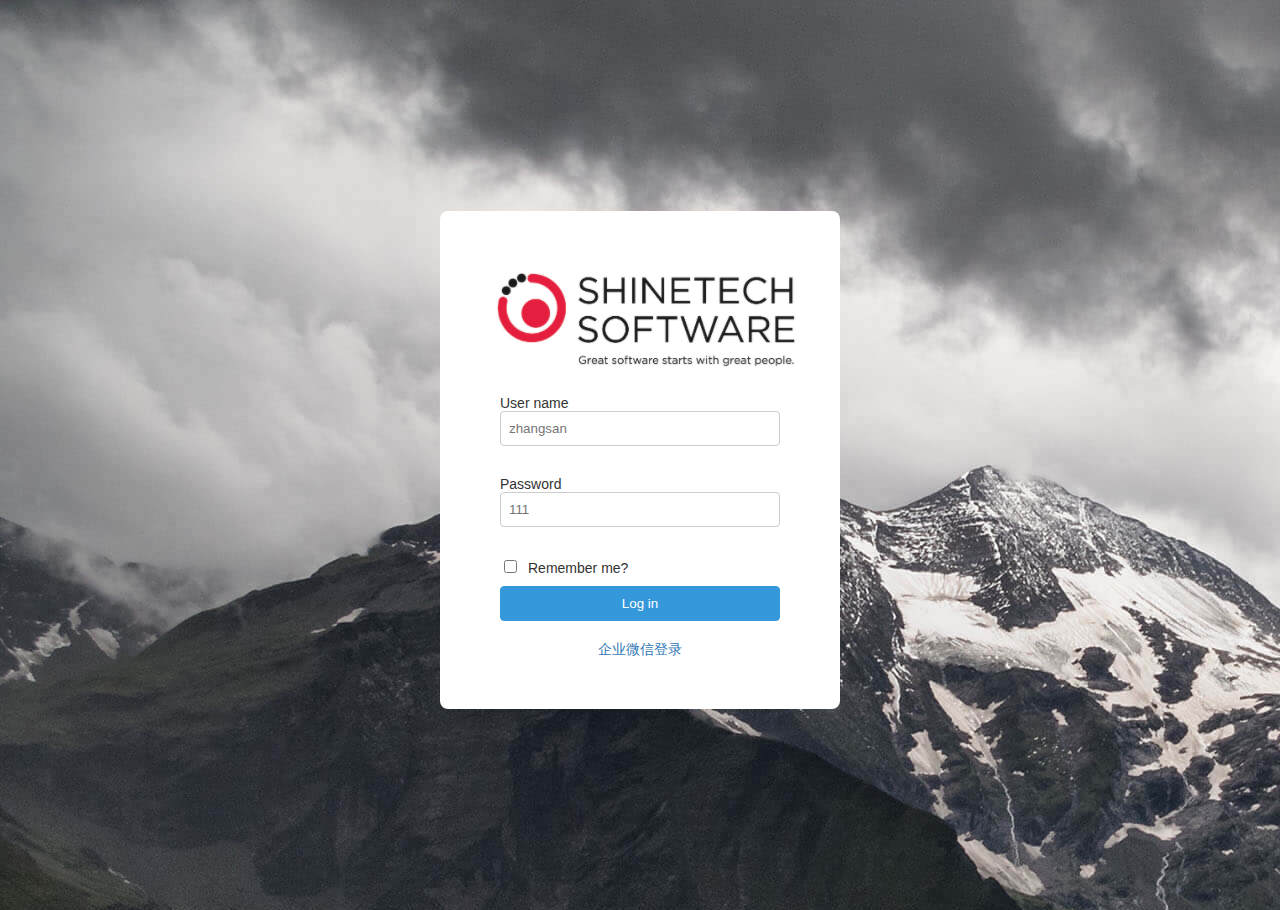
<file: demo_css/pages/index.html>
<!DOCTYPE html>
<html>
<head>
    <meta charset="utf-8" />
    <meta name="viewport" content="width=device-width, initial-scale=1.0">
    <title></title>
    <link href="../css/index.css" rel="stylesheet" />
    <!-- <link href="../css/showmessage.css" rel="stylesheet" />
    <script type="text/javascript" src="../script/showmessage.js"></script> -->
    <style type="text/css">
        html,body{
            height:100%;
            margin:0;
        }
        body {
            background-image: url('../images/login.jpg');
            background-repeat: no-repeat;
            font-family: "Helvetica Neue", Helvetica, Arial, sans-serif;
            font-size: 14px;
            color: #333;
        }
    </style>
    <script type="text/javascript">
        function login() {
            var username = document.getElementById("username").value;
            var password = document.getElementById("password").value;
            // if (isEmpty(username)) {
            //     showMessage("User Name can not be empty!");
            //     return;
            // }
            // if (isEmpty(password)) {
            //     showMessage("Password can not be empty!");
            //     return;
            // }
            // if (username !="zhangsan") {
            //     showMessage("Email is not correct!");
            //     return;
            // }
            // if (password != "111") {
            //     showMessage("Password is not correct!");
            //     return;
            // }
            window.location.href = './main.html';
        }
        function isEmpty(val) {
            if (val == null || val == undefined || val == "")
                return true;
            else
                return false;
        }
        function checkedRememberMe(val){
           var objRememberMe = document.getElementById("rememberme");
           objRememberMe.checked = !objRememberMe.checked;
        }
        // function showMessage(msg){
        //     new $Msg({content:msg});
        // }
    </script>
</head>
<body>
    <div class="container">
        <div class="maincontent">
            <form id="form1" method="post" class="formclass">
                <div style="text-align: center;">
                    <img src="../images/logo.png"  class="logo" />
                </div>
                <div class="main">
                    <p><label for="username">User name</label></p>
                    <p class="login"><input type="text" id="username" name="username" placeholder="zhangsan" /></p>
                    <p><label for="password">Password</label></p>
                    <p class="login"><input type="password" id="password" name="password" placeholder="111"/></p>
                    <div class="rememberme" >
                        <input id="rememberme" type="checkbox" name="rememberme" value="false"/><span style="margin-left: 8px;" onclick="checkedRememberMe();">Remember me?</span>
                    </div>
                    <input type="button" value="Log in" onclick="login();" />
                    <div class="loginwechat" >
                        <a href="#" class="wechat">企业微信登录</a>
                    </div>
                </div>
            </form>
        </div>
    </div>
</body>
</html>
</file>
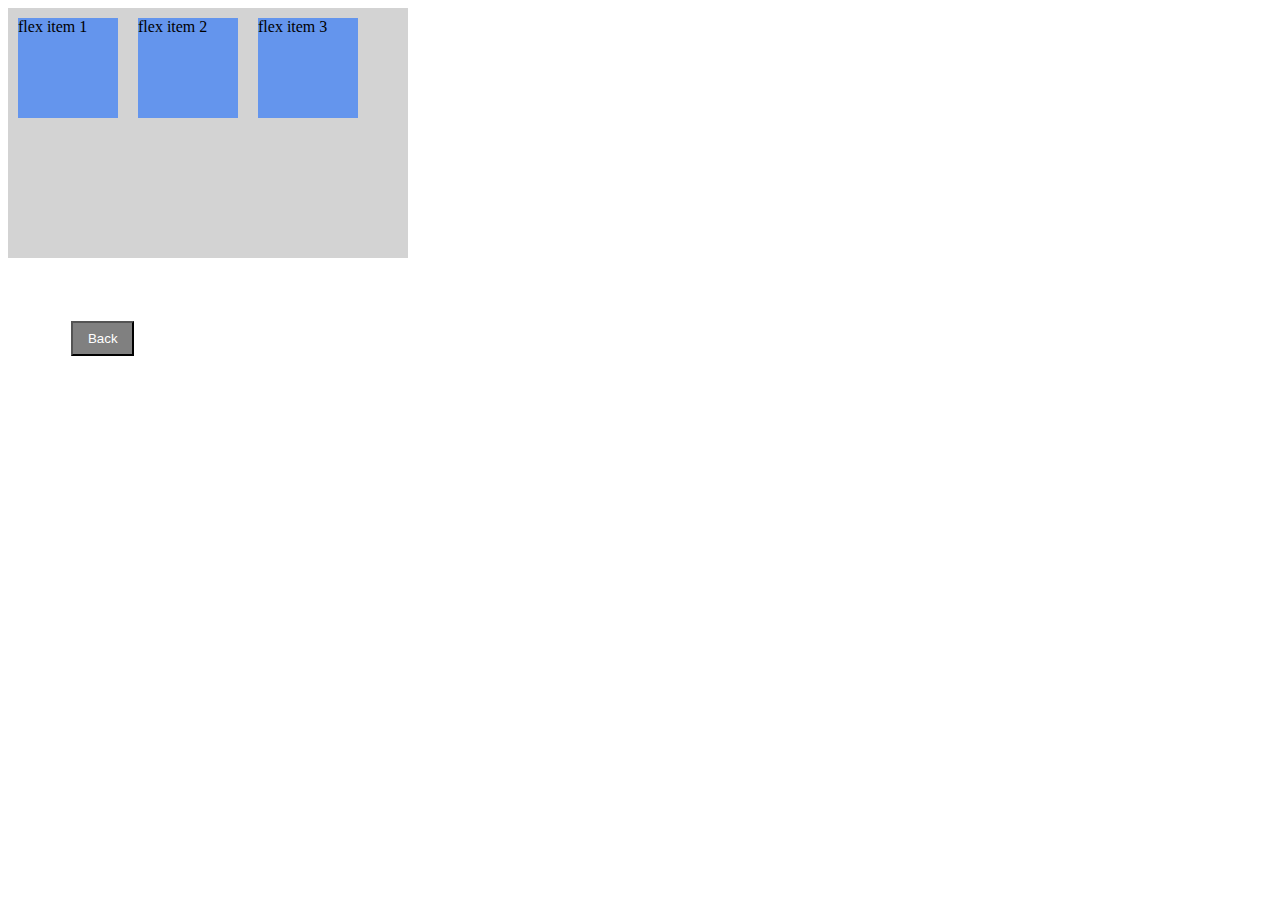
<file: demo_css/pages/flex_box.html>
<!DOCTYPE html>
<html>
<head>
<meta charset="utf-8"> 
<title>flex box</title> 
<style> 
.flex-container {
    /* display: -webkit-flex; */
    display: flex;
    width: 400px;
    height: 250px;
    background-color: lightgrey;
}

.flex-item {
    background-color: cornflowerblue;
    width: 100px;
    height: 100px;
    margin: 10px;
}
input[type=button] {
    margin-top:5%;
    margin-left:5%;
    background-color: gray;
    width:5%;
    height:35px;
    color:white;
}
</style>
<script type="text/javascript">
    function Back(){
        window.location.href = "./main.html";
    }
</script>
</head>
<body>

<div class="flex-container">
  <div class="flex-item">flex item 1</div>
  <div class="flex-item">flex item 2</div>
  <div class="flex-item">flex item 3</div>  
</div>
<div>
    <input type="button" value="Back" onclick="Back();" />
</div>

</body>
</html>
</file>
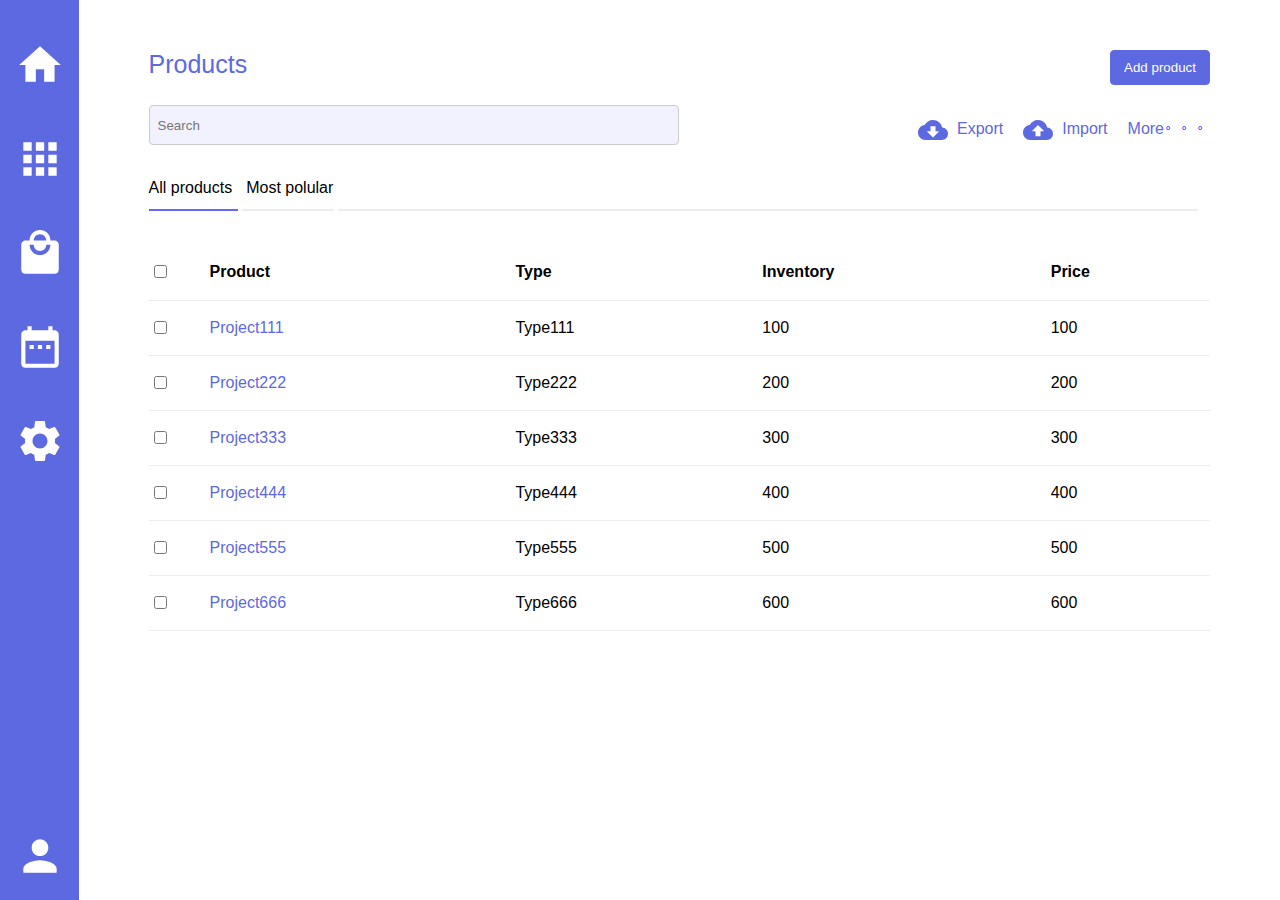
<file: demo_css/pages/main.html>
<!DOCTYPE html>
<html>
<head>
<meta name="viewport" content="width=device-width, initial-scale=1.0"/>
<meta charset="utf-8"> 
<title></title> 
<link href="../css/main.css" rel="stylesheet" />
<link href="../css/project_detail.css" rel="stylesheet" />
<script src="../script/jquery.js" type="text/javascript"></script>
<script type="text/javascript">
    window.onresize = function(){
            var container = document.getElementsByClassName("container")[0];
            var line3 = document.getElementsByClassName("line3")[0]; 
            line3.style.width=container.clientWidth - 420+'px'; 
    };
    window.onload = function(){
        var line3 = document.getElementsByClassName("line3")[0]; 
        line3.style.width=document.documentElement.clientWidth - 420+'px'; 
        initProductList();
        onHover();
    };
    function onHover(){
            $('#more').hover( 
                function(){
                    $('#ul').show(); 
                },
                function(){
                    $('#ul').hide(); 
                });

                $('.ul').hover( 
                    function(){
                        $('.ul').show(); 
                    },
                    function(){
                        $('#ul').hide(); 
                    }
            );
    };
    function menuClick(val){
            var strHtml = "";
            switch(val){
                case "home":
                    strHtml = '<div><h2>Home</h2>';
                    break;
                case "dashboard":
                    strHtml = '<div><h2>DashBoard</h2>';
                    break;
                case "product":
                    initProductList();
                    onHover();
                    break;
                case "report":
                    strHtml = '<div><h2>Report</h2></div>';
                    break;
                case "setting":
                    strHtml = '<div><h2>Settings</h2></div>';
                    break;
                case "user":
                    strHtml = '<div><h2>Users</h2></div>';
                break;
                default:
                    strHtml = '<div><h2>Home</h2></div>';
                    break;
            }
            if(val!="product")
                document.getElementsByClassName("maincontent")[0].innerHTML = strHtml;
        };
        function allProducts(){
            var allproducts = document.getElementById("allproducts");
            var mostproducts = document.getElementById("mostproducts");
            var line1 = document.getElementsByClassName("line1")[0];
            var line2 = document.getElementsByClassName("line2")[0];
            
            var maindata = document.getElementsByClassName("maindata")[0];
            var tbdata = document.getElementsByClassName("tbdata")[0];
            maindata.innerHTML = tbdata.innerHTML;
            line1.style.background = "#6666ff";
            line1.style.width=allproducts.clientWidth+5+'px'; 
            line2.style.background = "#EDEDEE";
            line2.style.width=mostproducts.clientWidth+5+'px'; 
            getProductList();
        };
        function mostPolular(){
            var line1 = document.getElementsByClassName("line1")[0];
            var line2 = document.getElementsByClassName("line2")[0];
            var maindata = document.getElementsByClassName("maindata")[0];
            maindata.innerHTML = "<h2 style='margin:0px;'>Most polular</h2>";
            line1.style.background = "#EDEDEE";
            line2.style.background = "#6666ff";
        };
        function initProductList(){
            var maincontent = document.getElementsByClassName("maincontent")[0]; 
            var productlist = document.getElementsByClassName("productlist")[0]; 
            maincontent.innerHTML = productlist.innerHTML;
            allProducts();
        };
        function s4() { 
            return (((1+Math.random())*0x10000)|0).toString(16).substring(1); 
        }; 
        function guid(){
            return (s4()+s4()+"-"+s4()+"-"+s4()+"-"+s4()+"-"+s4()+s4()+s4()); 
        };
        function setProjDetailData(projectId){
            var projectList = JSON.parse(localStorage.ProjectList);
            var newProjectList = projectList.filter(function (value, index, array) {
                return value.Id === projectId;
            });
            var project = newProjectList[0];
            document.getElementById("ProjName").value = project.ProjName;
            document.getElementById("ProjType").value = project.ProjType;
            document.getElementById("Inventory").value = project.Inventory;
            document.getElementById("Price").value = project.Price;
        };
        function showDetail(){
            var box = document.getElementsByClassName('detail')[0];
            var mainContent = document.getElementsByClassName("maincontent")[0];
            mainContent.innerHTML = box.innerHTML;
        };
        function closedetail(){
            initProductList();
        };
        function checkAll(ck){
            var checkboxs = document.getElementsByName("ck");
            for(var i = 0 in checkboxs){
                checkboxs[i].checked=ck.checked;
            }
        };
        function mouseOver(){
            document.getElementById("ul").style.display="block";
        };
        function getProductList(){
            var projectList = [];
            var obj1 = new Object();
            obj1.Id = guid();
            obj1.ProjName = "Project111";
            obj1.ProjType = "Type111";
            obj1.Inventory = 100;
            obj1.Price = 100;
            projectList.push(obj1);

            var obj2 = new Object();
            obj2.Id = guid();
            obj2.ProjName = "Project222";
            obj2.ProjType = "Type222";
            obj2.Inventory = 200;
            obj2.Price = 200;
            projectList.push(obj2);

            var obj3 = new Object();
            obj3.Id = guid();
            obj3.ProjName = "Project333";
            obj3.ProjType = "Type333";
            obj3.Inventory = 300;
            obj3.Price = 300;
            projectList.push(obj3);

            var obj4 = new Object();
            obj4.Id = guid();
            obj4.ProjName = "Project444";
            obj4.ProjType = "Type444";
            obj4.Inventory = 400;
            obj4.Price = 400;
            projectList.push(obj4);

            var obj5 = new Object();
            obj5.Id = guid();
            obj5.ProjName = "Project555";
            obj5.ProjType = "Type555";
            obj5.Inventory = 500;
            obj5.Price = 500;
            projectList.push(obj5);

            var obj6 = new Object();
            obj6.Id = guid();
            obj6.ProjName = "Project666";
            obj6.ProjType = "Type666";
            obj6.Inventory = 600;
            obj6.Price = 600;
            projectList.push(obj6);
            
            var jsonData = JSON.stringify(projectList);
            localStorage.ProjectList = jsonData;
            var tb = document.getElementsByClassName("tb")[0];
            var tbody = document.createElement("tbody");
            for (var i = 0; i < projectList.length; i++) {
                var tr = document.createElement("tr");

                var td0 = document.createElement("td");
                var checkBox=document.createElement("input");  
                checkBox.setAttribute("type","checkbox");  
                checkBox.setAttribute("name",'ck');
                td0.appendChild(checkBox);
                tr.appendChild(td0);
                
                var td1 = document.createElement("td");
                var alink = document.createElement('a');
                alink.href = '#';
                alink.Id = projectList[i].Id;
                alink.style.textDecoration = 'none';
                alink.innerHTML = projectList[i].ProjName;
                alink.onclick = function(e){
                    var projId = e.target.Id;
                    showDetail();
                    setProjDetailData(projId);
                };
                td1.appendChild(alink);
                tr.appendChild(td1);

                var td2 = document.createElement("td");
                td2.innerHTML = projectList[i].ProjType;
                tr.appendChild(td2);

                var td3 = document.createElement("td");
                td3.innerHTML = projectList[i].Inventory;
                tr.appendChild(td3);

                var td4 = document.createElement("td");
                td4.innerHTML = projectList[i].Price;
                tr.appendChild(td4);

                tbody.appendChild(tr);
            }
            tb.appendChild(tbody);
        };
        function myHover(){
            alert("qwert");
        }
</script>
</head>
<body>
    <div class="container">
        <div class="leftmenu">
            <ul class="menu">
                <li>
                    <a href="#" onclick="menuClick('home');">
                        <svg xmlns="http://www.w3.org/2000/svg" class="svgimg" focusable="false" viewBox="0 0 24 24" aria-hidden="true" tabindex="-1" title="Home" data-ga-event-category="material-icons" data-ga-event-action="click" data-ga-event-label="Home"><path d="M10 20v-6h4v6h5v-8h3L12 3 2 12h3v8z"></path></svg>
                    </a>
                </li>
                <li><a href="#" onclick="menuClick('dashboard');">
                        <svg xmlns="http://www.w3.org/2000/svg" class="svgimg" focusable="false" viewBox="0 0 24 24" aria-hidden="true" tabindex="-1" title="Apps" data-ga-event-category="material-icons" data-ga-event-action="click" data-ga-event-label="Apps"><path d="M4 8h4V4H4v4zm6 12h4v-4h-4v4zm-6 0h4v-4H4v4zm0-6h4v-4H4v4zm6 0h4v-4h-4v4zm6-10v4h4V4h-4zm-6 4h4V4h-4v4zm6 6h4v-4h-4v4zm0 6h4v-4h-4v4z"></path></svg>
                    </a>
                </li>
                <li>
                    <a href="#" onclick="menuClick('product');">
                        <svg xmlns="http://www.w3.org/2000/svg" class="svgimg" focusable="false" viewBox="0 0 24 24" aria-hidden="true" tabindex="-1" title="LocalMall" data-ga-event-category="material-icons" data-ga-event-action="click" data-ga-event-label="LocalMall"><path d="M19 6h-2c0-2.76-2.24-5-5-5S7 3.24 7 6H5c-1.1 0-1.99.9-1.99 2L3 20c0 1.1.9 2 2 2h14c1.1 0 2-.9 2-2V8c0-1.1-.9-2-2-2zm-7-3c1.66 0 3 1.34 3 3H9c0-1.66 1.34-3 3-3zm0 10c-2.76 0-5-2.24-5-5h2c0 1.66 1.34 3 3 3s3-1.34 3-3h2c0 2.76-2.24 5-5 5z"></path></svg>
                    </a>
                </li>
                <li>
                    <a href="#" onclick="menuClick('report');">
                        <svg xmlns="http://www.w3.org/2000/svg" class="svgimg" focusable="false" viewBox="0 0 24 24" aria-hidden="true" tabindex="-1" title="DateRange" data-ga-event-category="material-icons" data-ga-event-action="click" data-ga-event-label="DateRange"><path d="M9 11H7v2h2v-2zm4 0h-2v2h2v-2zm4 0h-2v2h2v-2zm2-7h-1V2h-2v2H8V2H6v2H5c-1.11 0-1.99.9-1.99 2L3 20c0 1.1.89 2 2 2h14c1.1 0 2-.9 2-2V6c0-1.1-.9-2-2-2zm0 16H5V9h14v11z"></path></svg>
                    </a>
                </li>
                <li>
                    <a href="#" onclick="menuClick('setting');">
                        <svg xmlns="http://www.w3.org/2000/svg" class="svgimg" focusable="false" viewBox="0 0 24 24" aria-hidden="true" tabindex="-1" title="Settings" data-ga-event-category="material-icons" data-ga-event-action="click" data-ga-event-label="Settings"><path d="M19.14 12.94c.04-.3.06-.61.06-.94 0-.32-.02-.64-.07-.94l2.03-1.58c.18-.14.23-.41.12-.61l-1.92-3.32c-.12-.22-.37-.29-.59-.22l-2.39.96c-.5-.38-1.03-.7-1.62-.94l-.36-2.54c-.04-.24-.24-.41-.48-.41h-3.84c-.24 0-.43.17-.47.41l-.36 2.54c-.59.24-1.13.57-1.62.94l-2.39-.96c-.22-.08-.47 0-.59.22L2.74 8.87c-.12.21-.08.47.12.61l2.03 1.58c-.05.3-.09.63-.09.94s.02.64.07.94l-2.03 1.58c-.18.14-.23.41-.12.61l1.92 3.32c.12.22.37.29.59.22l2.39-.96c.5.38 1.03.7 1.62.94l.36 2.54c.05.24.24.41.48.41h3.84c.24 0 .44-.17.47-.41l.36-2.54c.59-.24 1.13-.56 1.62-.94l2.39.96c.22.08.47 0 .59-.22l1.92-3.32c.12-.22.07-.47-.12-.61l-2.01-1.58zM12 15.6c-1.98 0-3.6-1.62-3.6-3.6s1.62-3.6 3.6-3.6 3.6 1.62 3.6 3.6-1.62 3.6-3.6 3.6z"></path></svg>
                    </a>
                </li>
            </ul>
            <div class="usericon">
                <a href="#" onclick="menuClick('user');">
                    <svg xmlns="http://www.w3.org/2000/svg" class="svgimg" focusable="false" viewBox="0 0 24 24" aria-hidden="true" tabindex="-1" title="Person" data-ga-event-category="material-icons" data-ga-event-action="click" data-ga-event-label="Person"><path d="M12 12c2.21 0 4-1.79 4-4s-1.79-4-4-4-4 1.79-4 4 1.79 4 4 4zm0 2c-2.67 0-8 1.34-8 4v2h16v-2c0-2.66-5.33-4-8-4z"></path></svg>
                </a>
            </div>
        </div>
        <div class="maincontent">
            
        </div>
    </div>
    <div class="productlist" style="display: none;">
        <div class="content">
            <div class="header">
                <div class="headerleft">
                    <span>Products</span>
                </div>
                <div class="headerwright">
                    <input type="button" value="Add product"/>
                </div>
            </div> 
            <div class="title">
                <div class="search"><input type="text" placeholder="Search" /></div>
                <div class="operation">
                    <a href="#" class="operationitems" >
                        <svg xmlns="http://www.w3.org/2000/svg" class="svgimgsub" focusable="false" viewBox="0 0 24 24" aria-hidden="true" tabindex="-1" title="CloudDownload" data-ga-event-category="material-icons" data-ga-event-action="click" data-ga-event-label="CloudDownload"><path d="M19.35 10.04C18.67 6.59 15.64 4 12 4 9.11 4 6.6 5.64 5.35 8.04 2.34 8.36 0 10.91 0 14c0 3.31 2.69 6 6 6h13c2.76 0 5-2.24 5-5 0-2.64-2.05-4.78-4.65-4.96zM17 13l-5 5-5-5h3V9h4v4h3z"></path></svg>
                        <span class="suboperation">Export</span>
                    </a>
                    <a href="#" class="operationitems" >
                        <svg xmlns="http://www.w3.org/2000/svg" class="svgimgsub" focusable="false" viewBox="0 0 24 24" aria-hidden="true" tabindex="-1" title="CloudUpload" data-ga-event-category="material-icons" data-ga-event-action="click" data-ga-event-label="CloudUpload"><path d="M19.35 10.04C18.67 6.59 15.64 4 12 4 9.11 4 6.6 5.64 5.35 8.04 2.34 8.36 0 10.91 0 14c0 3.31 2.69 6 6 6h13c2.76 0 5-2.24 5-5 0-2.64-2.05-4.78-4.65-4.96zM14 13v4h-4v-4H7l5-5 5 5h-3z"></path></svg>
                        <span class="suboperation">Import</span>
                    </a>
                    <div id="more" class="operationitems1" ><a href="#"><span style="color: #5D69E1;">More</span><img src="../images/juhao.png" /></a>
                        <ul id="ul" class="more" style="display: none;">
                            <li><a href="#" >Home</a></li>
                            <li><a href="#" >About</a></li>
                            <li><a href="#" >Contact</a></li>
                        </ul>
                    </div>
                </div>
            </div>  
            <p id="allproducts" class="product" onclick="allProducts();" ><span>All products</span></p>
            <p id="mostproducts" class="product" onclick="mostPolular();" ><span>Most polular</span></p>
            <br/>
            <div class="line1"></div>
            <div class="line2"></div>
            <div class="line3"></div>
            <div class="maindata"></div>
        </div>
    </div>
    <div class="tbdata" style="display: none;">
        <table class="tb">
            <thead>
                <tr>
                    <th style="width:60px"><input type="checkbox" onclick="checkAll(this);"/></th>
                    <th>Product</th>
                    <th>Type</th>
                    <th>Inventory</th>
                    <th>Price</th>
                </tr>
            </thead>
        </table>
    </div>
    <div class="detail" style="display: none;">
        <div class="projectdetail"  >
            <div style="text-align: center;">
                <h2><label>Project Detail</label></h2>
            </div>
            <div >
                <label for="ProjName">Project Name</label>
                <input type="text" id="ProjName" name="ProjName" readonly />
            </div>
            <div >
                <label for="ProjType">Project Type</label>
                <input type="text" id="ProjType" name="ProjType" readonly />
            </div>
            <div >
                <label for="Inventory">Inventory</label>
                <input type="text" id="Inventory" name="Inventory" readonly />
            </div>
            <div >
                <label for="Price">Price</label>
                <input type="text" id="Price" name="Price" readonly />
            </div>
            <div style="text-align:center;margin-top: 50px;">
                <input type="button" value="Back" onclick="closedetail();"/>
            </div>
        </div> 
    </div>
</body>
</html>
</file>
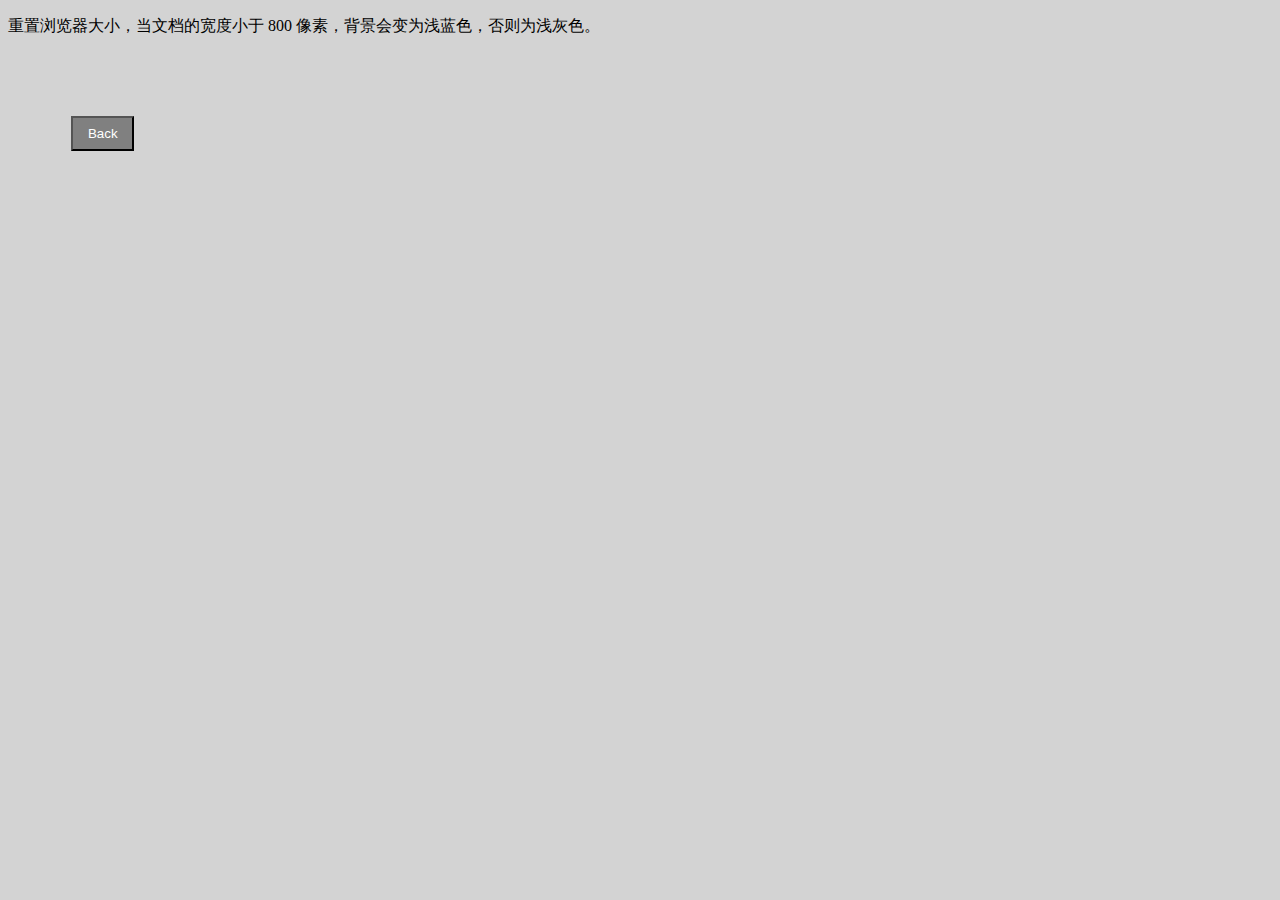
<file: demo_css/pages/responsive_design1.html>
<!DOCTYPE html>
<html>
<head>
<meta name="viewport" content="width=device-width, initial-scale=1.0"/>
<meta charset="utf-8"> 
<title>Responsive design</title> 
<style>
body {
    background-color:lightgray;
}

@media only screen and (max-width: 800px) {
    body {
        background-color:lightblue;
    }
}
input[type=button] {
    margin-top:5%;
    margin-left:5%;
    background-color: gray;
    width:5%;
    height:35px;
    color:white;
}
</style>
<script type="text/javascript">
    function Back(){
        window.location.href = "./main.html";
    }
</script>
</head>
<body>
    <p>重置浏览器大小，当文档的宽度小于 800 像素，背景会变为浅蓝色，否则为浅灰色。</p>
    <div>
        <input type="button" value="Back" onclick="Back();" />
    </div>
</body>
</html>
</file>
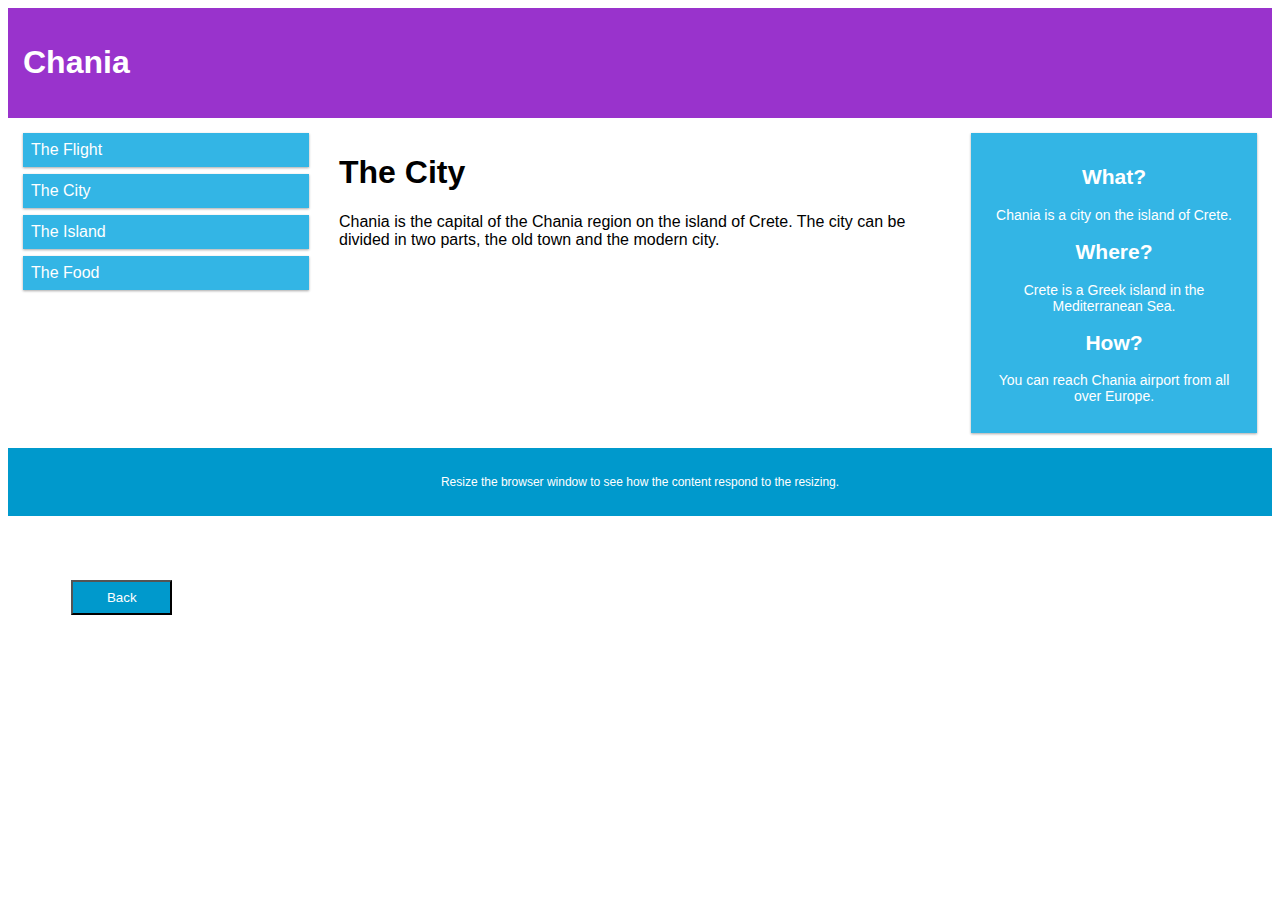
<file: demo_css/pages/responsive_design2.html>
<!DOCTYPE html>
<html>
<head>
<meta name="viewport" content="width=device-width, initial-scale=1.0">
<meta charset="utf-8"> 
<title>responsive_design</title> 
<style>
* {
    box-sizing: border-box;
}
.row:after {
    content: "";
    clear: both;
    display: block;
}
[class*="col-"] {
    float: left;
    padding: 15px;
}
html {
    font-family: "Lucida Sans", sans-serif;
}
.header {
    background-color: #9933cc;
    color: #ffffff;
    padding: 15px;
}
.menu ul {
    list-style-type: none;
    margin: 0;
    padding: 0;
}
.menu li {
    padding: 8px;
    margin-bottom: 7px;
    background-color :#33b5e5;
    color: #ffffff;
    box-shadow: 0 1px 3px rgba(0,0,0,0.12), 0 1px 2px rgba(0,0,0,0.24);
}
.menu li:hover {
    background-color: #0099cc;
}
.aside {
    background-color: #33b5e5;
    padding: 15px;
    color: #ffffff;
    text-align: center;
    font-size: 14px;
    box-shadow: 0 1px 3px rgba(0,0,0,0.12), 0 1px 2px rgba(0,0,0,0.24);
}
.footer {
    background-color: #0099cc;
    color: #ffffff;
    text-align: center;
    font-size: 12px;
    padding: 15px;
}
/* For desktop: */
.col-1 {width: 8.33%;}
.col-2 {width: 16.66%;}
.col-3 {width: 25%;}
.col-4 {width: 33.33%;}
.col-5 {width: 41.66%;}
.col-6 {width: 50%;}
.col-7 {width: 58.33%;}
.col-8 {width: 66.66%;}
.col-9 {width: 75%;}
.col-10 {width: 83.33%;}
.col-11 {width: 91.66%;}
.col-12 {width: 100%;}

@media only screen and (max-width: 768px) {
    /* For mobile phones: */
    [class*="col-"] {
        width: 100%;
    }
}

input[type=button] {
    margin-top:5%;
    margin-left:5%;
    background-color: #0099cc;
    width:8%;
    height:35px;
    color:white;
}
</style>
<script type="text/javascript">
    function Back(){
        window.location.href = "./main.html";
    }
</script>
</head>
<body>

    <div class="header">
        <h1>Chania</h1>
    </div>
    <div class="row">
        <div class="col-3 menu">
            <ul>
                <li>The Flight</li>
                <li>The City</li>
                <li>The Island</li>
                <li>The Food</li>
            </ul>
        </div>

        <div class="col-6">
            <h1>The City</h1>
            <p>Chania is the capital of the Chania region on the island of Crete. The city can be divided in two parts, the old town and the modern city.</p>
        </div>
        <div class="col-3 right">
            <div class="aside">
                <h2>What?</h2>
                <p>Chania is a city on the island of Crete.</p>
                <h2>Where?</h2>
                <p>Crete is a Greek island in the Mediterranean Sea.</p>
                <h2>How?</h2>
                <p>You can reach Chania airport from all over Europe.</p>
            </div>
        </div>
    </div>
    <div class="footer">
        <p>Resize the browser window to see how the content respond to the resizing.</p>
    </div>
    <div>
        <input type="button" value="Back" onclick="Back();" />
    </div>
</body>
</html>
</file>
<file: demo_css/css/index.css>
.container{
    margin:10px;
    height:100%;
    -webkit-display:flex;
    display:flex;
    -webkit-align-items:center;
    align-items:center;
    -webkit-justify-content:center;
    justify-content:center;
}
.maincontent{
        width:400px;
        background-color:white;
        border-radius: 8px;
}
p {
    font-family: Arial,Verdana,Sans-serif;
    margin: 0;
}
* {
    box-sizing: border-box;
}
.formclass{
    margin:0 10px;
    padding:50px 20px;
    background-color:white;
    border-radius: 8px;
}
.main{
    margin:0px 30px;
}
input[type=text], input[type=password]{
    border: 1.5px solid #ccc;
    width:100%;
    height: 35px;
    border-radius: 4px;
    padding:3px 8px !important;
}

input[type=text]:focus,input[type=password]:focus {
    outline: none;
    border: 1.5px solid #3498db;
}
input[type=button] {
    border: 1px solid transparent;
    background-color: #3498db;
    border-color:#3498db;
    border-radius: 4px;
    width:100%;
    height:35px;
    color:white;
}
input[type=button]:hover {
    background-color: #5dade2;
    border-color: #5dade2;
}
input[type=button]:focus {
    outline: none;
}
.login{
    margin-bottom: 30px;
}
.rememberme{
    margin-bottom: 10px;
}
.rememberme:hover{
    cursor: pointer;
}
.loginwechat{
    text-align: center;
    margin-top: 20px;
    text-align: center;
}
.wechat{
    text-align: center;
    color:#337ab7;
    text-decoration: none;
}
</file>
<file: demo_css/css/showmessage.css>
.msg_wrap {
    position: fixed;
    top: 50%;
    left: 50%;
    z-index: 10;
    transition: all .3s;
    transform: translate(-50%, -50%) scale(0, 0);
    background: #fff;
    font-size: 10px;
}
.msg-body {
    display: flex;
}
.msg-body-content{
    min-width: 200px;
    font-size: 1.5em;
    display: flex;
    align-items: center;
    padding-left: 10px;
    box-sizing: border-box;
}
</file>
<file: demo_css/css/main.css>
html,body{
    height:100%;
    margin: 0px;
}
.container {
    display: -webkit-flex;
    display: flex;
    width:100%;
    height:100%;
    margin: 0px;
    background-color: white;
}
.leftmenu {
    display: -webkit-flex;
    display: flex;
    align-items:flex-start;
    margin: 0px 0px 0px 0px;
    background-color:#5D69E1;
    width:90px;
}
.maincontent {
    width:95%;
    margin: 0px 70px;
}
.maincontent h2 {
    margin:0px;
    padding:50px 0px 10px 0px;
}
.menu{
    margin:0px 0px 0px 15px;
    padding:0;
    list-style-type: none;
}
.menu li {
    margin:40px 0px;
    text-align: center;
}
.menu li:hover{
    cursor: pointer;
}
.header{
    display: -webkit-flex;
    display:flex;
    -webkit-justify-content: space-between;
    justify-content: space-between;
    margin-top:50px;
}
.svgimg{
    outline: none;
    fill:white;
    width:50px;
    height:50px;
}
.svgimgsub{
    outline: none;
    fill:#5D69E1;
    width:30px;
    height:30px;
    margin-right: 5px;
}
.usericon{
    align-self: flex-end;
    margin-left: -50px;
    margin-bottom: 15px;
}
.headerleft{
    color:#5D69E1;
    font-size: 25px;
}
.title{
    display: -webkit-flex;
    display:flex;
    -webkit-justify-content: space-between;
    justify-content: space-between;
    margin-top: 20px;
}
.search{
    width:50%;
}
.operation{
    display: -webkit-flex;
    display:flex;
    -webkit-justify-content: space-between;
    justify-content: space-between;
    margin-top:10px;
}
.operation a{
    text-decoration:none;
}
.suboperation{
    display:inline-block;
    padding-top:5px;
    vertical-align:top;
    color:#5D69E1;
}
.operationitems{
    margin-right: 20px;
}
.operationitems1{
    margin-top: 5px;
}
.product{
    margin:30px 10px 0px 0px;
    display: inline-block;
}
.product:hover{
    cursor: pointer;
}
.line1{
    display: inline-block;
    height:2px;
    background-color: #5D69E1;
}
.line2{
    display: inline-block;
    height:2px;
    background-color: #EDEDEE;
}
.line3{
    display: inline-block;
    height:2px;
    background-color: #EDEDEE;
}
.tb {
    font-family: Arial,Verdana,Sans-serif;
    width: 100%;
    padding:50px 0px 10px 0px;
    margin: 30px 0px;
    border-collapse: collapse;
}
.tb td, .tb th {
    font-size: 1em;
    color: black;
    border-bottom: 1px solid #EDEDEE;
    height: 55px;
    text-align: left;
    vertical-align:middle;
}
.tb a{
    color:#5D69E1;
}
.search input[type=text]{
    border: 1.5px solid #ccc;
    width:100%;
    height: 40px;
    border-radius: 4px;
    padding:3px 8px !important;
    background-color:#F1F2FE;
}
.search input[type=text]:focus {
    outline: none;
    border: 1.5px solid #3498db;
}
input[type=button] {
    font-family: Arial,Verdana,Sans-serif;
    outline: none;
    border: 1px solid transparent;
    background-color: #5D69E1;
    border-color:#5D69E1;
    border-radius: 4px;
    width:100px;
    height:35px;
    color:white;
}
input[type=button]:hover {
    cursor: pointer;
    outline: none;
    background-color: #5D69E1;
    border-color: #5D69E1;
}
span {
    font-family: Arial,Verdana,Sans-serif;
    margin: 0;
}
.more{
    margin:0px;
    padding:5px;
    position: absolute;
    list-style-type: none;
    background-color: white;
}
.more li {
    width:70px;
    margin:20px 0px;
    text-align: left;
}
.more li:hover{
    cursor: pointer;
    background: #ccc;
}
</file>
<file: demo_css/css/project_detail.css>
.projectdetail{
    width:70%;
    padding-top:100px;
    margin-left: 50px;
}
.projectdetail div {
    margin-bottom:30px;
}
.projectdetail h2{
    text-align: center;
}
* {
    box-sizing: border-box;
}
label {
    width: 15%;
    display: inline-block;
    font-family: Arial,Verdana,Sans-serif;
    font-size: 18px;
    margin-left: 30px;
}
.projectdetail input[type=text] {
    border: 1.5px solid #ccc;
    width:65%;
    height: 45px;
    border-radius: 4px;
    padding:3px 8px !important;
}
.projectdetail input[type=text]:focus {
    outline: none;
    border: 1.5px solid #3498db;
}
</file>
